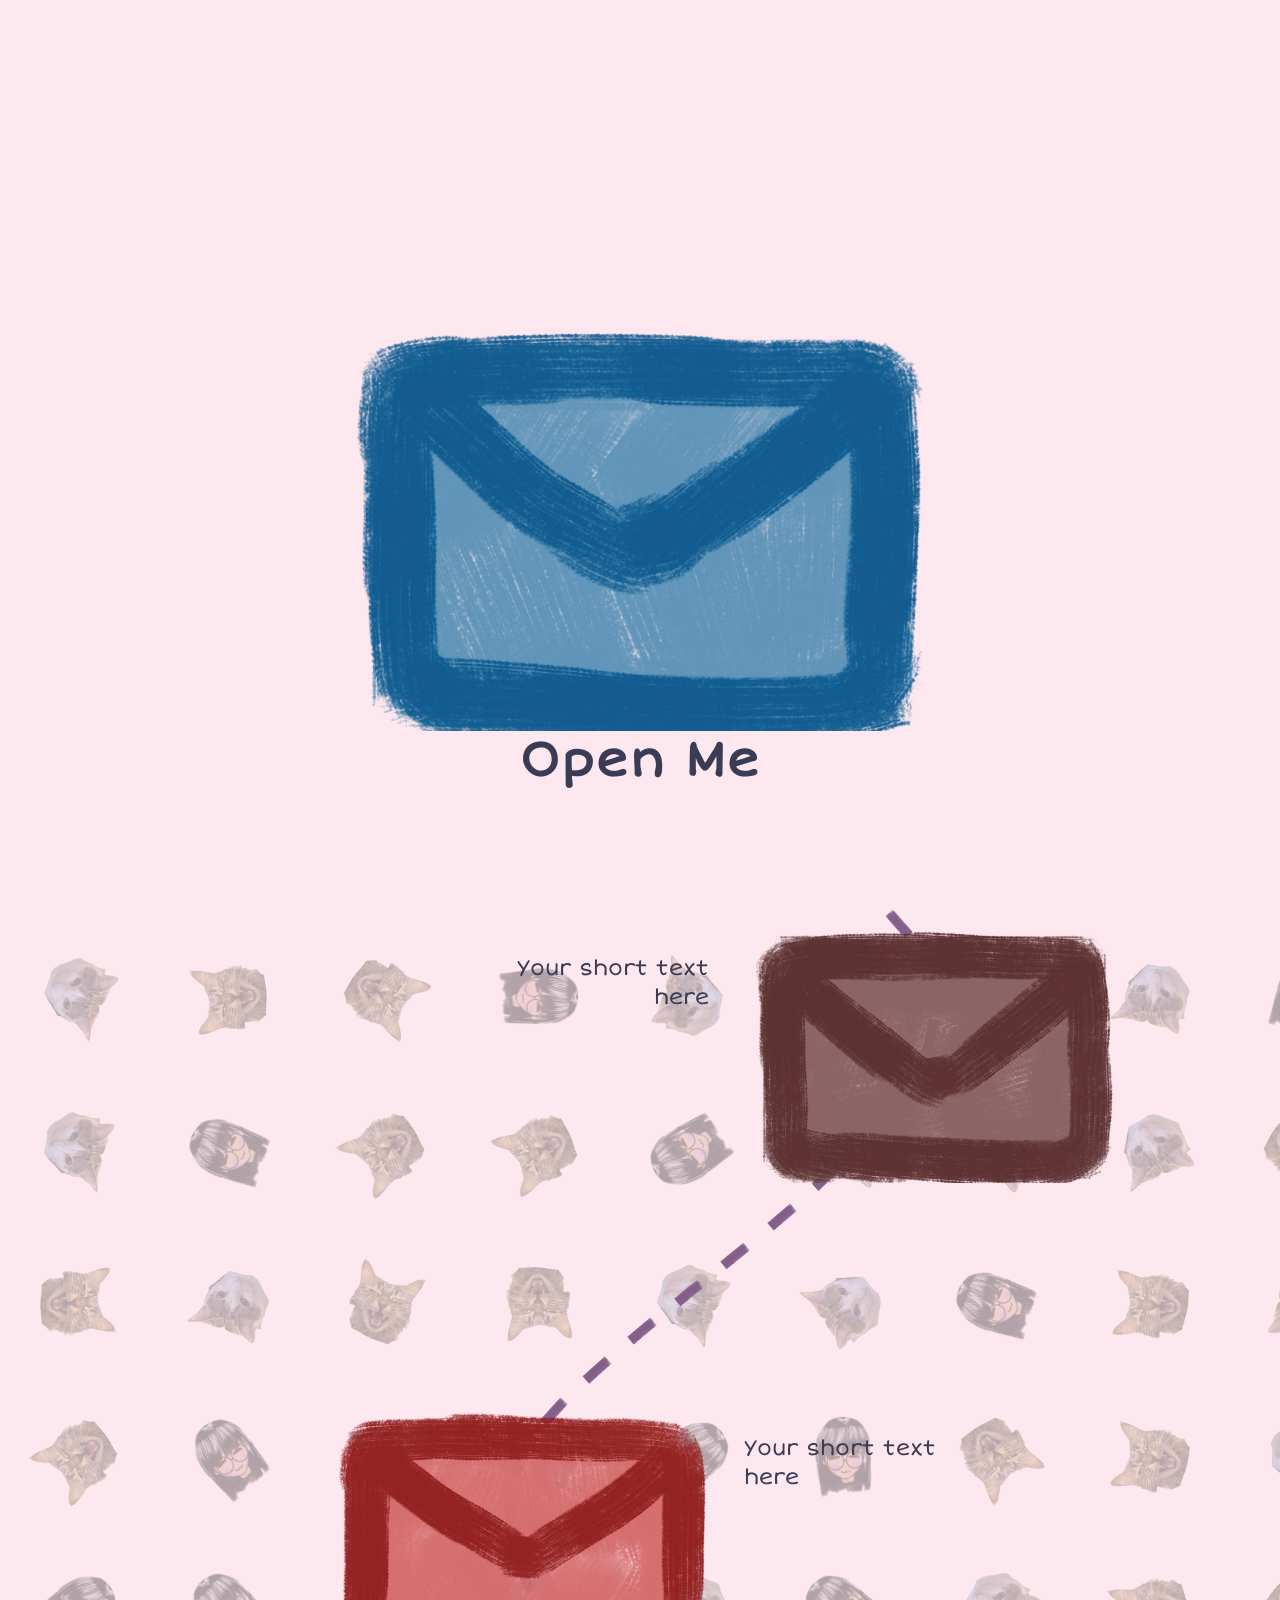
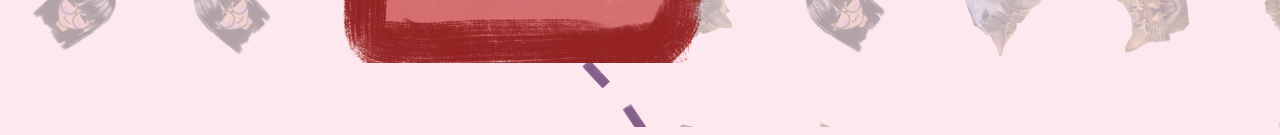
<file: index.html>
<!DOCTYPE html>
<html lang="en">

<head>
    <meta charset="UTF-8">
    <meta name="viewport" content="width=device-width, initial-scale=1.0">
    <title>My Gallery</title>
    <link rel="stylesheet" href="css/style.css">
    <script>
        /* If the visitor already opened the envelope in this tab, skip the entry screen */
        try {if (sessionStorage.getItem("entered")) document.documentElement.classList.add("skip-entry");} catch (e) { }
    </script>
    <script src="js/main.js" defer></script>
    <script src="js/dots.js" defer></script>
    <script src="js/music.js" defer></script>
    <script src="js/entry.js" defer></script>
</head>

<body>

    <div class="dots"></div>
    <header class="intro">
        <h1>Happy borbday seruru</h1>
        <p>Hey sera happy birthday</p>
    </header>

    <main class="map">

        <!-- An empty layer. main.js fills it with the dotted trail. -->
        <div class="trail"></div>

        <!-- The milestones, from top to bottom. The trail passes through
         each one in this order. Copy a block to add another. -->
        <a class="tile" href="page-1.html">
            <img class="img-default" src="assets/images/tile1-normal.png" alt="">
            <img class="img-hover" src="assets/images/tile1-hover.png" alt="">
            <span class="note">Your short text here</span>
        </a>

        <a class="tile" href="page-2.html">
            <img class="img-default" src="assets/images/tile2-normal.png" alt="">
            <img class="img-hover" src="assets/images/tile2-hover.png" alt="">
            <span class="note">Your short text here</span>
        </a>

        <a class="tile" href="page-3.html">
            <img class="img-default" src="assets/images/tile3-normal.png" alt="">
            <img class="img-hover" src="assets/images/tile3-hover.png" alt="">
            <span class="note">Your short text here</span>
        </a>

    </main>

    <div class="entry" id="entry">
        <button class="entry-envelope" id="entry-button" type="button" aria-label="Open the envelope">
            <img class="entry-closed" src="assets/images/entry-closed.png" alt="">
            <img class="entry-open" src="assets/images/entry-open.png" alt="">
        </button>
        <p class="entry-hint">Open Me</p>
    </div>

    <audio id="bgm" src="assets/audio/song.mp3" loop preload="auto"></audio>
    <button id="music-toggle" class="music-toggle" type="button" aria-label="Play music">
        <img id="music-icon" src="assets/images/play.png" alt="">
    </button>
</body>

</html>
</file>
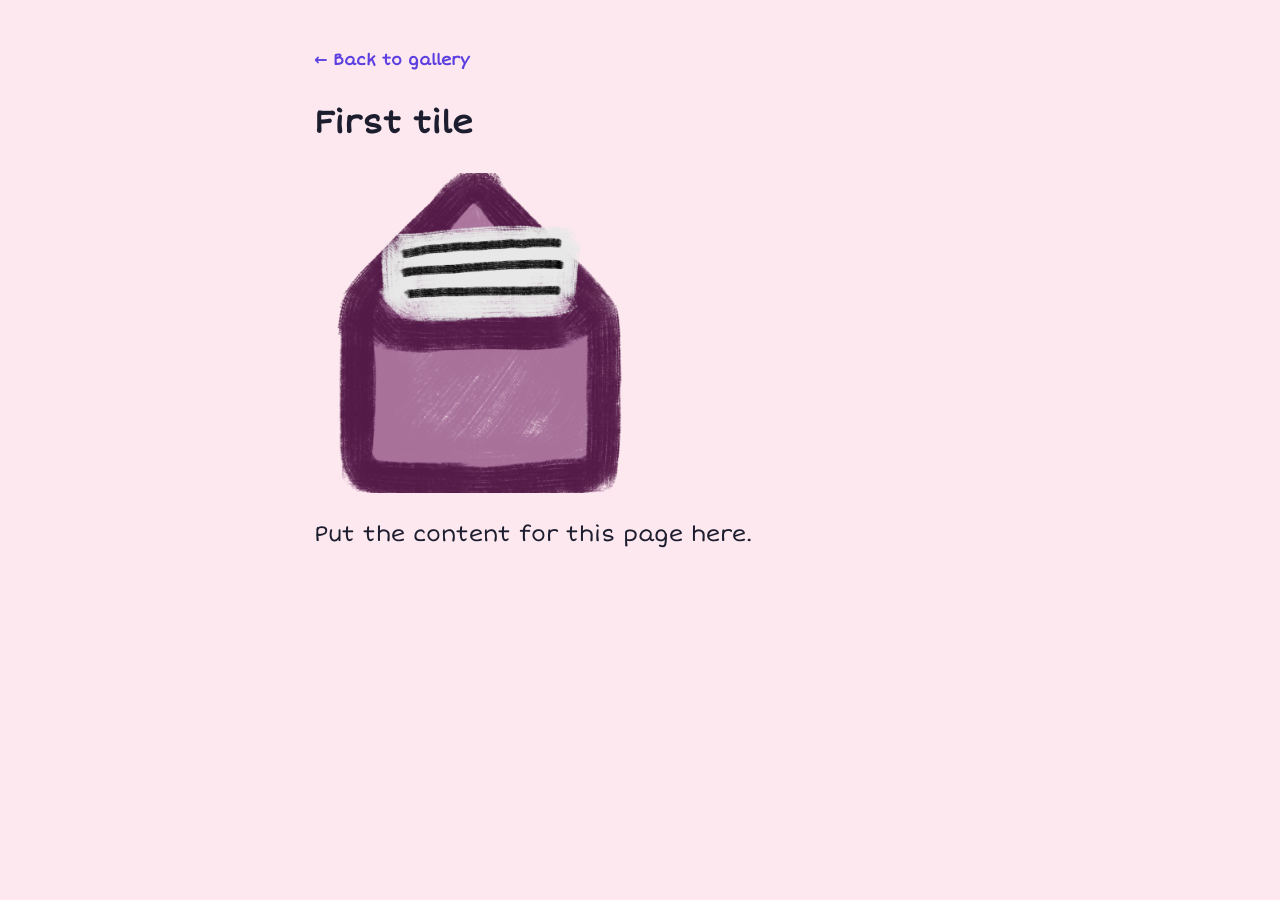
<file: page-1.html>
<!DOCTYPE html>
<html lang="en">
<head>
  <meta charset="UTF-8">
  <meta name="viewport" content="width=device-width, initial-scale=1.0">
  <title>First tile</title>
  <!-- Same stylesheet as the main page, so it looks consistent -->
  <link rel="stylesheet" href="css/style.css">
</head>
<body>

  <main class="content-page">
    <!-- A link back to the main page -->
    <a class="back-link" href="index.html">&larr; Back to gallery</a>

    <h1>First tile</h1>
    <img src="assets/images/tile1-hover.png" alt="Describe the image">
    <p>Put the content for this page here.</p>
  </main>

</body>
</html>
</file>
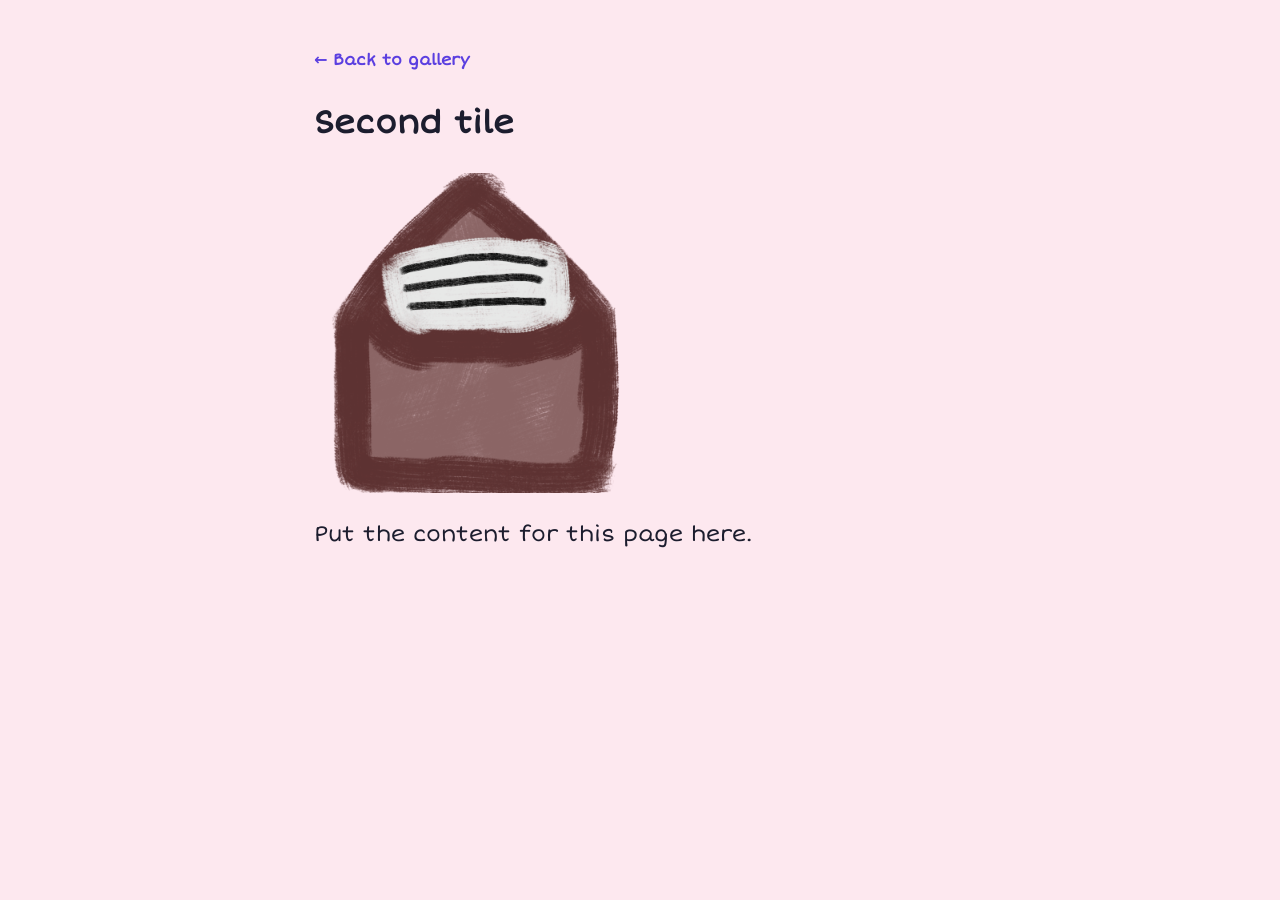
<file: page-2.html>
<!DOCTYPE html>
<html lang="en">
<head>
  <meta charset="UTF-8">
  <meta name="viewport" content="width=device-width, initial-scale=1.0">
  <title>Second tile</title>
  <!-- Same stylesheet as the main page, so it looks consistent -->
  <link rel="stylesheet" href="css/style.css">
</head>
<body>

  <main class="content-page">
    <!-- A link back to the main page -->
    <a class="back-link" href="index.html">&larr; Back to gallery</a>

    <h1>Second tile</h1>
    <img src="assets/images/tile2-hover.png" alt="Describe the image">
    <p>Put the content for this page here.</p>
  </main>

</body>
</html>
</file>
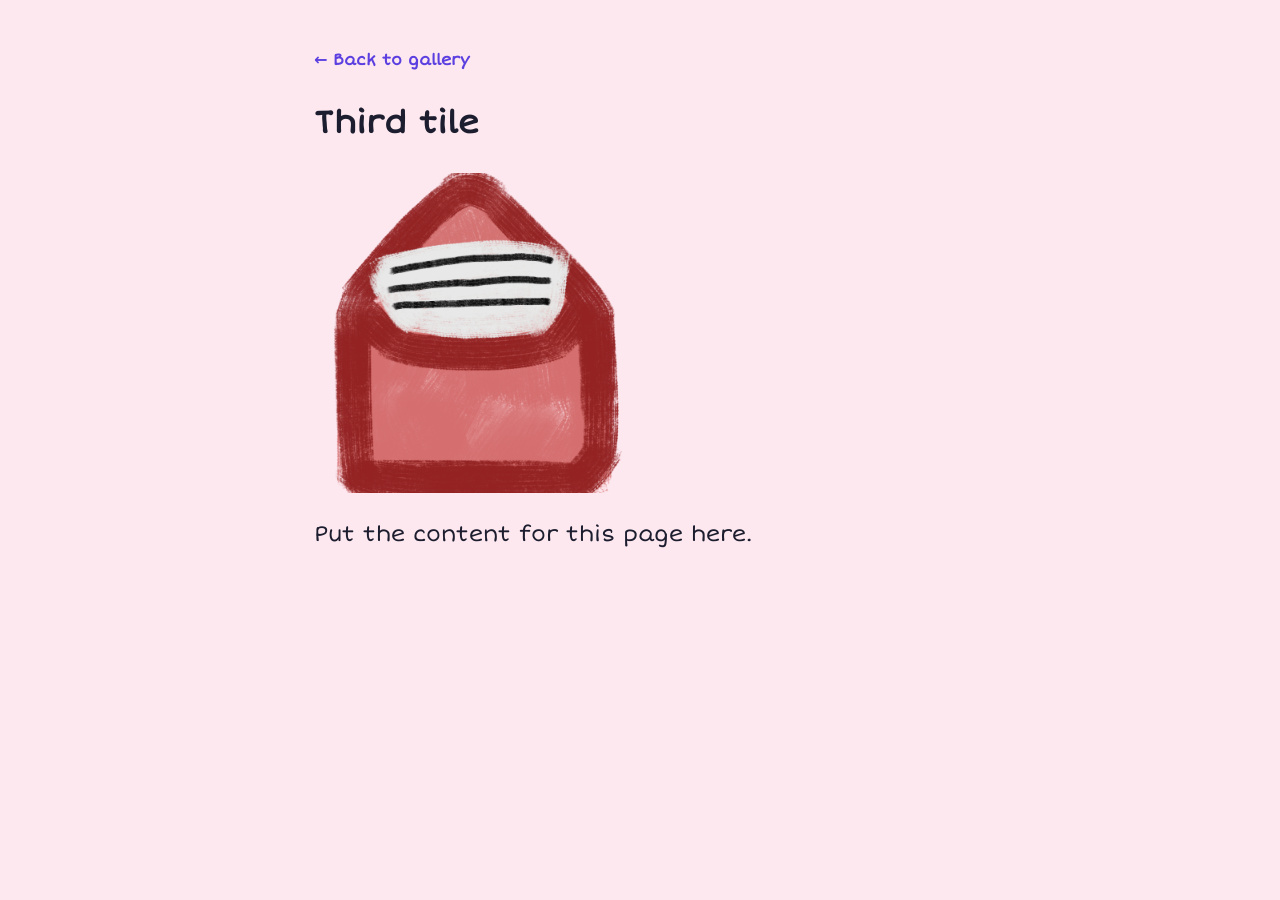
<file: page-3.html>
<!DOCTYPE html>
<html lang="en">
<head>
  <meta charset="UTF-8">
  <meta name="viewport" content="width=device-width, initial-scale=1.0">
  <title>Third tile</title>
  <!-- Same stylesheet as the main page, so it looks consistent -->
  <link rel="stylesheet" href="css/style.css">
</head>
<body>

  <main class="content-page">
    <!-- A link back to the main page -->
    <a class="back-link" href="index.html">&larr; Back to gallery</a>

    <h1>Third tile</h1>
    <img src="assets/images/tile3-hover.png" alt="Describe the image">
    <p>Put the content for this page here.</p>
  </main>

</body>
</html>
</file>
<file: css/style.css>
/* ---------- Basics ---------- */
@font-face {
    font-family: "MyFont";
    src: url("../assets/fonts/ShortStack-Regular.ttf") format("truetype");
    font-display: swap;
}

* {
    box-sizing: border-box;
    margin: 0;
    padding: 0;
}

body {
    font-family: "MyFont", system-ui, sans-serif;
    background: #fde8ef;
    color: #1c1d2e;
    line-height: 1.6;
}

p {
    font-size: 1.35rem;
}

a {
    color: inherit;
    text-decoration: none;
}

img {
    max-width: 100%;
    display: block;
}


/* ---------- Size of the milestone images ----------
   Change this ONE value to make every image bigger or smaller.
   clamp(smallest, preferred, largest): it scales with the screen
   width but never goes below 180px or above 300px. */
:root {
    --tile-size: 400px
}

/* ---------- Title and intro text at the top ---------- */
.intro {
    max-width: 900px;
    margin: 0 auto;
    padding: 4rem 1.5rem 3rem;
    text-align: center;
}

.intro h1 {
    color: #5D3232;
    font-family: "MyFont", system-ui, sans-serif;
    font-size: 3rem;
    margin-bottom: 1rem;
}

.intro p {
    color: #5D3232;
    max-width: 60ch;
    /* keeps lines a comfortable length */
    margin: 0 auto;
}

/* ---------- The map ----------
   A tall column that holds the trail and the milestones.
   "gap" is the vertical space between milestones: raise it for a
   longer trail, lower it for a shorter one. */
.map {
    position: relative;
    /* the trail is positioned inside this */
    max-width: 900;
    margin: 0 auto;
    padding: 4rem 1.5rem;
    display: flex;
    flex-direction: column;
    gap: 5rem;
}


/* ---------- The trail layer ----------
   Sits behind the milestones and never blocks clicks.
   main.js puts the little trail pieces inside it. */
.trail {
    position: absolute;
    inset: 0;
    z-index: 0;
    pointer-events: none;
}

.trail-piece {
    position: absolute;
    /* If your trail image is too big or small, set a size here, e.g.
     width: 20px; */
}


/* ---------- One milestone ---------- */
.tile {
    position: relative;
    z-index: 1;
    /* above the trail */
    display: block;
    width: var(--tile-size);
    aspect-ratio: 1 / 1;
    flex-shrink: 0;
}

/* ---------- The zig-zag ----------
   Each milestone is pushed left or right. The pattern repeats every
   4 images, with different amounts so it looks hand-placed, not rigid.
   Edit the percentages to move things around.
   (We use "nth-of-type" because the trail <div> is also in the map.) */
.tile:nth-of-type(4n + 1) {
    align-self: flex-start;
    margin-left: 6%;
}

.tile:nth-of-type(4n + 2) {
    align-self: flex-end;
    margin-right: 10%;
}

.tile:nth-of-type(4n + 3) {
    align-self: flex-start;
    margin-left: 24%;
}

/* Keyboard users get a simple outline when they tab onto a tile */
.tile:focus-visible {
    outline: 2px solid #5b3fe0;
    outline-offset: 4px;
}


/* ---------- The two stacked images (instant swap) ---------- */
.tile img {
    position: absolute;
    inset: 0;
    width: 100%;
    height: 100%;
    object-fit: contain;
}

.tile .img-hover {
    opacity: 0;
}

.tile:hover .img-hover,
.tile:focus-visible .img-hover {
    opacity: 1;
}

.tile:hover .img-default,
.tile:focus-visible .img-default {
    opacity: 0;
}


/* ---------- The pages you open by clicking ---------- */
.content-page {
    max-width: 700px;
    margin: 0 auto;
    padding: 3rem 1.5rem;
    animation: page-in 0.6s ease-out both;
}

.content-page h1 {
    margin: 1.5rem 0 1rem;
}

.content-page img {
    margin: 1.5rem 0;
    max-width: 320px;
}

.back-link {
    display: inline-block;
    color: #5b3fe0;
    font-weight: 600;
    transition: transform 0.2s;
}

.back-link:hover {
    transform: translateX(-4px);
}

/* ---------- Text beside each envelope ---------- */
.note {
    position: absolute;
    top: 50%;
    /* vertically centered on the envelope */
    transform: translateY(-50%);
    width: 200px;
    /* how wide the text block can be */
    font-size: 1.35rem;
    line-height: 1.35;
    color: #3a3b55;
}

/* Left-hand envelopes (1st, 3rd, 5th...): text goes on the RIGHT */
.tile:nth-of-type(odd) .note {
    left: 100%;
    margin-left: 1.5rem;
    text-align: left;
}

/* Right-hand envelopes (2nd, 4th, 6th...): text goes on the LEFT */
.tile:nth-of-type(even) .note {
    right: 100%;
    margin-right: 1.5rem;
    text-align: right;
}

@keyframes page-in {
    from {
        opacity: 0;
        transform: translateY(20px);
    }

    to {
        opacity: 1;
        transform: translateY(0);
    }
}

/* ---------- Scattered dots behind everything ---------- */
body {
    position: relative;
    /* the dots layer is sized to the whole page */
    min-height: 100vh;
}

.dots {
    position: absolute;
    inset: 0;
    /* covers the entire page, top to bottom */
    z-index: -1;
    /* behind all content */
    overflow: hidden;
    /* dots near the edge can't cause side-scrolling */
    pointer-events: none;
    /* never blocks clicks */
}

.dot {
    position: absolute;
    opacity: 0.3;
    /* lower = fainter, 1 = full strength */
}

/* ---------- Music button ---------- */
.music-toggle {
    position: fixed;
    /* stays in place while you scroll */
    right: 1.5rem;
    bottom: 1.5rem;
    z-index: 10;
    /* above the envelopes */
    width: 64px;
    /* how big it appears on the page */
    height: 64px;
    padding: 0;
    border: none;
    background: none;
    /* your picture is the whole button */
    cursor: pointer;
}

.music-toggle img {
    display: block;
    width: 100%;
    height: 100%;
    object-fit: contain;
}

/* ---------- Entry screen: the big envelope ---------- */
.entry {
    position: fixed;
    inset: 0;
    /* covers the whole window */
    z-index: 100;
    /* above everything else */
    display: flex;
    flex-direction: column;
    align-items: center;
    justify-content: center;
    gap: 1.5rem;
    background: #fde8ef;
    /* same pink as the page */
    transition: opacity 0.6s ease;
    /* the fade when it leaves */
}

.entry.leaving {
    opacity: 0;
    pointer-events: none;
}

/* Already opened it earlier in this tab? Don't show it again. */
.skip-entry .entry {
    display: none;
}

/* No scrolling behind the entry screen */
html.entry-active,
html.entry-active body {
    overflow: hidden;
}

.entry-envelope {
    position: relative;
    height: min(70vh, 700px);
    /* big, but always fits the window */
    aspect-ratio: 1 / 1;
    /* your entry images' width / height */
    padding: 0;
    border: none;
    background: none;
    cursor: pointer;
}

/* Two stacked images, swapped instantly (same trick as the tiles) */
.entry-envelope img {
    position: absolute;
    inset: 0;
    width: 100%;
    height: 100%;
    object-fit: contain;
}

.entry-envelope .entry-open {
    opacity: 0;
}

.entry-envelope:hover .entry-open,
.entry.opening .entry-open {
    opacity: 1;
}

.entry-envelope:hover .entry-closed,
.entry.opening .entry-closed {
    opacity: 0;
}

.entry-hint {
    margin-top: -2rem;
    /* pulls the text up into the empty space */
    color: #3a3b55;
    font-size: 3rem;
    font-weight: 700;
    letter-spacing: 0.05em;
    pointer-events: none;
    /* clicks pass through to the envelope */
}

/* ---------- Respect "reduce motion" settings ---------- */
@media (prefers-reduced-motion: reduce) {

    *,
    *::before,
    *::after {
        animation: none !important;
        transition: none !important;
    }
}
</file>
